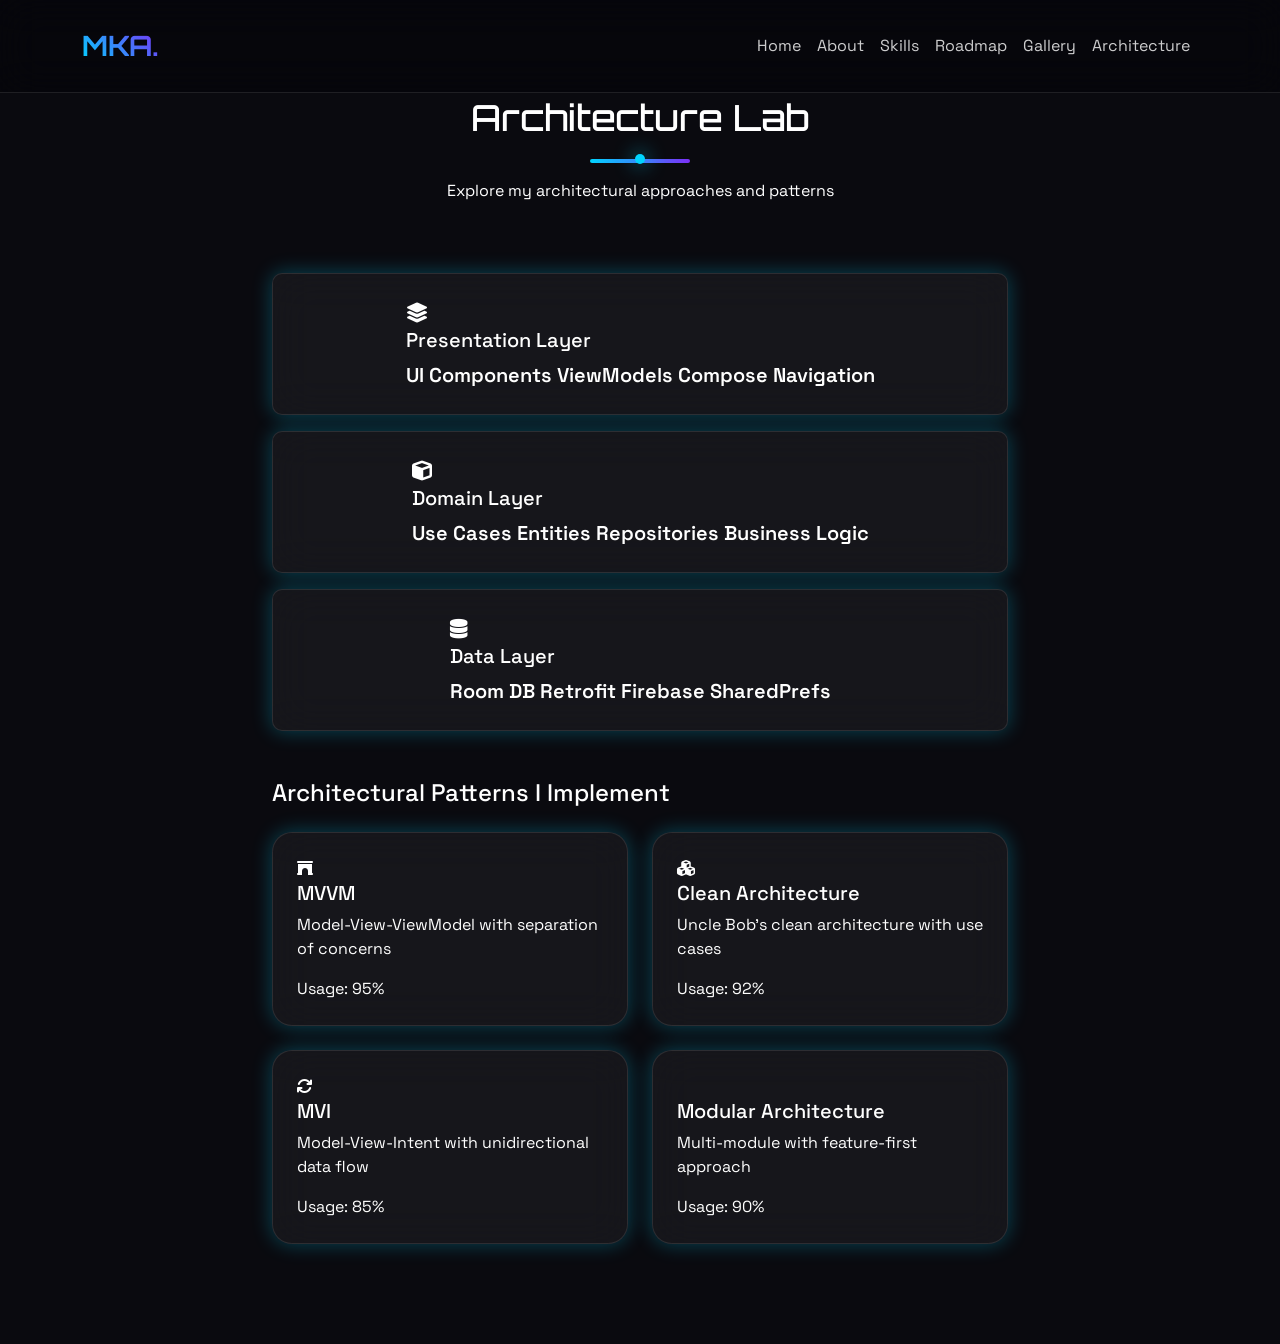
<file: pages/architecture.html>
<!DOCTYPE html>
<html lang="en" data-theme="dark">
<head>
    <meta charset="UTF-8">
    <meta name="viewport" content="width=device-width, initial-scale=1.0">
    <meta name="description" content="Architecture Lab - Moe Kyaw Aung Mobile Architect">
    <title>Architecture | MKA Architect</title>
    
    <link href="https://cdn.jsdelivr.net/npm/bootstrap@5.3.0/dist/css/bootstrap.min.css" rel="stylesheet">
    <link rel="stylesheet" href="https://cdnjs.cloudflare.com/ajax/libs/font-awesome/6.4.0/css/all.min.css">
    <link href="https://fonts.googleapis.com/css2?family=Orbitron:wght@400;700;900&family=Space+Grotesk:wght@300;400;600;700&display=swap" rel="stylesheet">
    <link rel="stylesheet" href="../css/main.css">
    <link rel="stylesheet" href="../css/animations.css">
</head>
<body>
    <!-- Navigation -->
    <nav class="navbar navbar-expand-lg fixed-top navbar-glass">
        <div class="container">
            <a class="navbar-brand" href="../index.html">
                <span class="logo-text">MKA<span class="text-accent">.</span></span>
            </a>
            <button class="navbar-toggler" type="button" data-bs-toggle="collapse" data-bs-target="#navbarContent">
                <span class="navbar-toggler-icon"></span>
            </button>
            <div class="collapse navbar-collapse" id="navbarContent">
                <ul class="navbar-nav ms-auto">
                    <li class="nav-item"><a class="nav-link" href="../index.html">Home</a></li>
                    <li class="nav-item"><a class="nav-link" href="about.html">About</a></li>
                    <li class="nav-item"><a class="nav-link" href="skills.html">Skills</a></li>
                    <li class="nav-item"><a class="nav-link" href="roadmap.html">Roadmap</a></li>
                    <li class="nav-item"><a class="nav-link" href="gallery.html">Gallery</a></li>
                    <li class="nav-item"><a class="nav-link active" href="architecture.html">Architecture</a></li>
                </ul>
            </div>
        </div>
    </nav>

    <!-- Architecture Lab Content -->
    <div data-page-content="architecture">
        <section class="section architecture-page mt-5 pt-5">
            <div class="container">
                <div class="section-header">
                    <h2>Architecture Lab</h2>
                    <div class="section-line"></div>
                    <p class="mt-3">Explore my architectural approaches and patterns</p>
                </div>

                <!-- Architecture Layers -->
                <div class="row justify-content-center">
                    <div class="col-lg-8">
                        <div class="architecture-layers">
                            <!-- Presentation Layer -->
                            <div class="arch-layer glass-card p-4 mb-3" data-parallax="0.1">
                                <div class="layer-content">
                                    <div class="layer-icon"><i class="fas fa-layer-group"></i></div>
                                    <h5>Presentation Layer</h5>
                                    <div class="layer-components">
                                        <span class="tag">UI Components</span>
                                        <span class="tag">ViewModels</span>
                                        <span class="tag">Compose</span>
                                        <span class="tag">Navigation</span>
                                    </div>
                                </div>
                            </div>
                            
                            <!-- Domain Layer -->
                            <div class="arch-layer glass-card p-4 mb-3" data-parallax="0.2">
                                <div class="layer-content">
                                    <div class="layer-icon"><i class="fas fa-cube"></i></div>
                                    <h5>Domain Layer</h5>
                                    <div class="layer-components">
                                        <span class="tag">Use Cases</span>
                                        <span class="tag">Entities</span>
                                        <span class="tag">Repositories</span>
                                        <span class="tag">Business Logic</span>
                                    </div>
                                </div>
                            </div>
                            
                            <!-- Data Layer -->
                            <div class="arch-layer glass-card p-4 mb-3" data-parallax="0.3">
                                <div class="layer-content">
                                    <div class="layer-icon"><i class="fas fa-database"></i></div>
                                    <h5>Data Layer</h5>
                                    <div class="layer-components">
                                        <span class="tag">Room DB</span>
                                        <span class="tag">Retrofit</span>
                                        <span class="tag">Firebase</span>
                                        <span class="tag">SharedPrefs</span>
                                    </div>
                                </div>
                            </div>
                        </div>

                        <!-- Architecture Patterns -->
                        <div class="architecture-patterns mt-5">
                            <h4 class="mb-4">Architectural Patterns I Implement</h4>
                            <div class="row g-4">
                                <div class="col-md-6">
                                    <div class="pattern-card glass-card p-4 hover-grow">
                                        <i class="fas fa-archway text-accent"></i>
                                        <h5>MVVM</h5>
                                        <p>Model-View-ViewModel with separation of concerns</p>
                                        <div class="pattern-progress">
                                            <span>Usage: 95%</span>
                                            <div class="progress-bar" style="width: 95%"></div>
                                        </div>
                                    </div>
                                </div>
                                <div class="col-md-6">
                                    <div class="pattern-card glass-card p-4 hover-grow">
                                        <i class="fas fa-cubes text-accent"></i>
                                        <h5>Clean Architecture</h5>
                                        <p>Uncle Bob's clean architecture with use cases</p>
                                        <div class="pattern-progress">
                                            <span>Usage: 92%</span>
                                            <div class="progress-bar" style="width: 92%"></div>
                                        </div>
                                    </div>
                                </div>
                                <div class="col-md-6">
                                    <div class="pattern-card glass-card p-4 hover-grow">
                                        <i class="fas fa-sync text-accent"></i>
                                        <h5>MVI</h5>
                                        <p>Model-View-Intent with unidirectional data flow</p>
                                        <div class="pattern-progress">
                                            <span>Usage: 85%</span>
                                            <div class="progress-bar" style="width: 85%"></div>
                                        </div>
                                    </div>
                                </div>
                                <div class="col-md-6">
                                    <div class="pattern-card glass-card p-4 hover-grow">
                                        <i class="fas fa-module text-accent"></i>
                                        <h5>Modular Architecture</h5>
                                        <p>Multi-module with feature-first approach</p>
                                        <div class="pattern-progress">
                                            <span>Usage: 90%</span>
                                            <div class="progress-bar" style="width: 90%"></div>
                                        </div>
                                    </div>
                                </div>
                            </div>
                        </div>
                    </div>
                </div>
            </div>
        </section>
    </div>

    <script src="../js/main.js"></script>
    <script src="../js/animations.js"></script>
    <script src="../js/router.js"></script>
</body>
</html>
</file>
<file: css/main.css>
/* ============ ROOT VARIABLES ============ */
:root {
    --primary-color: #00d4ff;
    --secondary-color: #7b2ff7;
    --accent-color: #ff6b6b;
    --bg-dark: #0a0a0f;
    --bg-darker: #05050a;
    --bg-card: rgba(255, 255, 255, 0.05);
    --text-primary: #ffffff;
    --text-secondary: #a0a0a0;
    --glass-blur: 20px;
    --glass-border: rgba(255, 255, 255, 0.1);
    --neon-glow: 0 0 20px rgba(0, 212, 255, 0.3);
    --transition: all 0.3s cubic-bezier(0.4, 0, 0.2, 1);
}

/* ============ BASE STYLES ============ */
* {
    margin: 0;
    padding: 0;
    box-sizing: border-box;
    cursor: none;
}

html {
    scroll-behavior: smooth;
}

body {
    font-family: 'Space Grotesk', sans-serif;
    background: var(--bg-dark);
    color: var(--text-primary);
    overflow-x: hidden;
}

/* Custom Cursor */
.custom-cursor {
    width: 20px;
    height: 20px;
    border: 2px solid var(--primary-color);
    border-radius: 50%;
    position: fixed;
    pointer-events: none;
    z-index: 9999;
    transition: all 0.15s ease;
}

.custom-cursor::before {
    content: '';
    position: absolute;
    top: 50%;
    left: 50%;
    transform: translate(-50%, -50%);
    width: 5px;
    height: 5px;
    background: var(--primary-color);
    border-radius: 50%;
}

/* Preloader */
.preloader {
    position: fixed;
    top: 0;
    left: 0;
    width: 100%;
    height: 100%;
    background: var(--bg-darker);
    display: flex;
    justify-content: center;
    align-items: center;
    z-index: 10000;
    transition: all 0.5s ease;
}

.loader-container {
    text-align: center;
}

.loader-ring {
    width: 60px;
    height: 60px;
    border: 3px solid transparent;
    border-top-color: var(--primary-color);
    border-radius: 50%;
    animation: spin 1s linear infinite;
    margin: 0 auto 20px;
}

.loader-ring-inner {
    width: 40px;
    height: 40px;
    border: 3px solid transparent;
    border-top-color: var(--secondary-color);
    border-radius: 50%;
    position: absolute;
    top: 10px;
    left: 10px;
    animation: spin 0.8s linear infinite reverse;
}

.loader-text {
    color: var(--text-secondary);
    letter-spacing: 5px;
    font-size: 14px;
}

/* ============ GLASS CARDS ============ */
.glass-card {
    background: var(--bg-card);
    backdrop-filter: blur(var(--glass-blur));
    -webkit-backdrop-filter: blur(var(--glass-blur));
    border: 1px solid var(--glass-border);
    border-radius: 20px;
    box-shadow: var(--neon-glow);
    transition: var(--transition);
}

.glass-card:hover {
    transform: translateY(-5px);
    box-shadow: 0 20px 40px rgba(0, 212, 255, 0.2);
}

/* ============ NAVIGATION ============ */
.navbar-glass {
    background: rgba(5, 5, 10, 0.8) !important;
    backdrop-filter: blur(var(--glass-blur));
    border-bottom: 1px solid var(--glass-border);
    padding: 20px 0;
    transition: all 0.5s ease;
}

.navbar-glass.scrolled {
    padding: 10px 0;
    background: rgba(5, 5, 10, 0.95) !important;
}

.logo-text {
    font-family: 'Orbitron', sans-serif;
    font-size: 28px;
    font-weight: 700;
    background: linear-gradient(45deg, var(--primary-color), var(--secondary-color));
    -webkit-background-clip: text;
    -webkit-text-fill-color: transparent;
}

.logo-sub {
    display: block;
    font-size: 10px;
    opacity: 0.7;
    letter-spacing: 3px;
}

.nav-link {
    color: var(--text-primary) !important;
    opacity: 0.8;
    transition: all 0.3s ease;
    position: relative;
}

.nav-link:hover {
    opacity: 1;
    color: var(--primary-color) !important;
}

.nav-link::after {
    content: '';
    position: absolute;
    bottom: 0;
    left: 0;
    width: 0;
    height: 2px;
    background: var(--primary-color);
    transition: width 0.3s ease;
}

.nav-link:hover::after {
    width: 100%;
}

/* ============ BUTTONS ============ */
.btn {
    padding: 12px 30px;
    border-radius: 50px;
    font-weight: 600;
    letter-spacing: 0.5px;
    transition: var(--transition);
    border: none;
    cursor: pointer;
}

.btn-primary {
    background: linear-gradient(45deg, var(--primary-color), var(--secondary-color));
    color: white;
}

.btn-primary:hover {
    transform: translateY(-2px);
    box-shadow: 0 10px 30px rgba(0, 212, 255, 0.4);
}

.btn-outline {
    border: 2px solid var(--primary-color);
    color: var(--primary-color);
    background: transparent;
}

.btn-outline:hover {
    background: var(--primary-color);
    color: white;
    transform: translateY(-2px);
}

/* ============ HERO SECTION ============ */
.hero-section {
    min-height: 100vh;
    display: flex;
    align-items: center;
    position: relative;
    overflow: hidden;
    padding: 100px 0;
}

.hero-content {
    display: flex;
    align-items: center;
    justify-content: space-between;
    gap: 50px;
}

.hero-text {
    flex: 1;
    z-index: 10;
}

.hero-tag {
    display: inline-block;
    padding: 8px 20px;
    background: linear-gradient(45deg, var(--primary-color), var(--secondary-color));
    border-radius: 50px;
    font-size: 14px;
    margin-bottom: 20px;
    font-weight: 600;
}

.hero-text h1 {
    font-family: 'Orbitron', sans-serif;
    font-size: 56px;
    margin-bottom: 10px;
    animation: slideInLeft 1s ease;
}

.typewriter {
    font-size: 32px;
    color: var(--primary-color);
    margin-bottom: 20px;
    min-height: 40px;
    animation: slideInLeft 1s ease 0.2s both;
}

.hero-description {
    font-size: 18px;
    line-height: 1.8;
    opacity: 0.8;
    max-width: 500px;
    animation: slideInLeft 1s ease 0.4s both;
}

/* ============ STATISTICS ============ */
.hero-stats {
    display: flex;
    gap: 40px;
    margin: 40px 0;
}

.stat-item {
    text-align: center;
    animation: slideInUp 1s ease 0.6s both;
}

.stat-number {
    font-family: 'Orbitron', sans-serif;
    font-size: 48px;
    background: linear-gradient(45deg, var(--primary-color), var(--secondary-color));
    -webkit-background-clip: text;
    -webkit-text-fill-color: transparent;
    display: block;
}

.stat-label {
    font-size: 14px;
    opacity: 0.7;
}

/* ============ 3D PHONE ============ */
.hero-3d-container {
    flex: 1;
    perspective: 1000px;
}

.hero-3d-phone {
    width: 280px;
    height: 400px;
    margin: 0 auto;
    transform-style: preserve-3d;
    animation: floatPhone 6s ease-in-out infinite;
    position: relative;
}

.phone-screen {
    width: 100%;
    height: 100%;
    border-radius: 30px;
    background: linear-gradient(135deg, rgba(255,255,255,0.1), rgba(255,255,255,0.05));
    border: 1px solid var(--glass-border);
    backdrop-filter: blur(20px);
    display: flex;
    justify-content: center;
    align-items: center;
    transform: rotateY(-5deg);
}

.phone-content {
    text-align: center;
}

.phone-content i {
    font-size: 60px;
    color: var(--primary-color);
    margin-bottom: 15px;
}

@keyframes floatPhone {
    0%, 100% { transform: translateY(0) rotateY(-5deg) rotateX(0); }
    50% { transform: translateY(-20px) rotateY(-5deg) rotateX(5deg); }
}

/* ============ SECTIONS ============ */
.section {
    padding: 100px 0;
    opacity: 0;
    transform: translateY(50px);
    transition: all 1s ease;
}

.section.visible {
    opacity: 1;
    transform: translateY(0);
}

.section-header {
    text-align: center;
    margin-bottom: 60px;
}

.section-header h2 {
    font-family: 'Orbitron', sans-serif;
    font-size: 36px;
    margin-bottom: 20px;
    position: relative;
    display: inline-block;
}

.section-line {
    width: 100px;
    height: 4px;
    background: linear-gradient(90deg, var(--primary-color), var(--secondary-color));
    margin: 0 auto;
    border-radius: 2px;
    position: relative;
}

.section-line::before {
    content: '';
    position: absolute;
    top: -5px;
    left: 50%;
    transform: translateX(-50%);
    width: 10px;
    height: 10px;
    background: var(--primary-color);
    border-radius: 50%;
    box-shadow: 0 0 20px var(--primary-color);
}

/* ============ SKILLS SECTION ============ */
.skills-container {
    display: grid;
    grid-template-columns: 1fr 1fr;
    gap: 40px;
}

.skill-graph {
    padding: 40px;
}

.skill-graph h3 {
    margin-bottom: 30px;
    font-family: 'Orbitron', sans-serif;
}

.skill-item {
    margin-bottom: 25px;
}

.skill-info {
    display: flex;
    justify-content: space-between;
    margin-bottom: 10px;
}

.skill-name {
    font-weight: 600;
}

.skill-percent {
    color: var(--primary-color);
}

.skill-bar {
    height: 8px;
    background: rgba(255, 255, 255, 0.1);
    border-radius: 4px;
    overflow: hidden;
    position: relative;
}

.skill-progress {
    height: 100%;
    background: linear-gradient(90deg, var(--primary-color), var(--secondary-color));
    border-radius: 4px;
    width: 0;
    transition: width 1.5s ease;
    box-shadow: 0 0 10px rgba(0, 212, 255, 0.5);
}

.skill-progress::after {
    content: '';
    position: absolute;
    top: 0;
    right: 0;
    width: 5px;
    height: 100%;
    background: rgba(255, 255, 255, 0.5);
    border-radius: 4px;
}

/* ============ ROADMAP ============ */
.roadmap-timeline {
    position: relative;
    padding: 40px 0;
}

.roadmap-timeline::before {
    content: '';
    position: absolute;
    left: 50%;
    transform: translateX(-50%);
    width: 2px;
    height: 100%;
    background: linear-gradient(to bottom, var(--primary-color), var(--secondary-color));
}

.timeline-item {
    position: relative;
    width: 50%;
    padding: 20px 40px;
    margin-bottom: 40px;
}

.timeline-item:nth-child(odd) {
    left: 0;
}

.timeline-item:nth-child(even) {
    left: 50%;
}

.timeline-dot {
    position: absolute;
    width: 16px;
    height: 16px;
    background: var(--primary-color);
    border-radius: 50%;
    top: 30px;
    box-shadow: 0 0 20px var(--primary-color);
}

.timeline-item:nth-child(odd) .timeline-dot {
    right: -8px;
}

.timeline-item:nth-child(even) .timeline-dot {
    left: -8px;
}

.timeline-content {
    background: var(--bg-card);
    backdrop-filter: blur(10px);
    border: 1px solid var(--glass-border);
    border-radius: 15px;
    padding: 30px;
    transition: var(--transition);
}

.timeline-content:hover {
    transform: scale(1.02);
    box-shadow: var(--neon-glow);
}

/* ============ GALLERY ============ */
.gallery-grid {
    display: grid;
    grid-template-columns: repeat(auto-fit, minmax(300px, 1fr));
    gap: 30px;
}

.gallery-item {
    position: relative;
    overflow: hidden;
    border-radius: 15px;
    height: 250px;
}

.gallery-item img {
    width: 100%;
    height: 100%;
    object-fit: cover;
    transition: transform 0.5s ease;
}

.gallery-overlay {
    position: absolute;
    bottom: -100%;
    left: 0;
    width: 100%;
    padding: 20px;
    background: linear-gradient(to top, rgba(5, 5, 10, 0.9), transparent);
    transition: bottom 0.5s ease;
}

.gallery-item:hover img {
    transform: scale(1.1);
}

.gallery-item:hover .gallery-overlay {
    bottom: 0;
}

/* ============ ARCHITECTURE ============ */
.architecture-diagram {
    max-width: 400px;
    margin: 0 auto;
    text-align: center;
}

.arch-layer {
    padding: 30px;
    margin: 10px 0;
    border-radius: 10px;
    background: var(--bg-card);
    border: 1px solid var(--glass-border);
    display: flex;
    align-items: center;
    justify-content: center;
    gap: 15px;
    font-size: 20px;
    font-weight: 600;
    transition: var(--transition);
}

.arch-layer:hover {
    background: var(--primary-color);
    color: white;
}

.arch-arrow {
    font-size: 24px;
    color: var(--primary-color);
    margin: 5px 0;
}

/* ============ BENCHMARKS ============ */
.benchmark-cards {
    display: grid;
    grid-template-columns: repeat(3, 1fr);
    gap: 30px;
}

.benchmark-card {
    padding: 30px;
    text-align: center;
    position: relative;
    overflow: hidden;
}

.benchmark-card i {
    font-size: 40px;
    color: var(--primary-color);
    margin-bottom: 15px;
}

.benchmark-value {
    font-family: 'Orbitron', sans-serif;
    font-size: 48px;
    font-weight: 700;
}

.benchmark-label {
    font-size: 16px;
    opacity: 0.8;
    margin-top: 5px;
}

.benchmark-chart {
    margin-top: 20px;
    height: 100px;
}

/* ============ CI/CD ============ */
.pipeline-visual {
    display: flex;
    align-items: center;
    justify-content: center;
    gap: 20px;
    flex-wrap: wrap;
}

.pipeline-stage {
    padding: 30px 20px;
    background: var(--bg-card);
    border: 1px solid var(--glass-border);
    border-radius: 10px;
    text-align: center;
    min-width: 120px;
    transition: var(--transition);
}

.pipeline-stage:hover {
    border-color: var(--primary-color);
    transform: translateY(-5px);
}

.pipeline-stage i {
    font-size: 30px;
    display: block;
    margin-bottom: 10px;
    color: var(--primary-color);
}

.pipeline-arrow {
    color: var(--secondary-color);
    font-size: 20px;
}

/* ============ CONTACT ============ */
.contact-container {
    display: grid;
    grid-template-columns: 1fr 1fr;
    gap: 40px;
}

.contact-info {
    padding: 40px;
}

.contact-info h3 {
    margin-bottom: 30px;
    font-family: 'Orbitron', sans-serif;
}

.contact-item {
    display: flex;
    align-items: center;
    gap: 15px;
    margin-bottom: 20px;
}

.contact-item i {
    width: 50px;
    height: 50px;
    background: linear-gradient(45deg, var(--primary-color), var(--secondary-color));
    border-radius: 50%;
    display: flex;
    align-items: center;
    justify-content: center;
    font-size: 20px;
}

.contact-form {
    padding: 40px;
}

.form-group {
    position: relative;
    margin-bottom: 25px;
}

.form-group input,
.form-group textarea {
    width: 100%;
    padding: 15px 50px 15px 20px;
    background: transparent;
    border: 1px solid var(--glass-border);
    border-radius: 10px;
    color: var(--text-primary);
    transition: var(--transition);
}

.form-group input:focus,
.form-group textarea:focus {
    border-color: var(--primary-color);
    outline: none;
    box-shadow: 0 0 20px rgba(0, 212, 255, 0.1);
}

.form-group i {
    position: absolute;
    right: 20px;
    top: 50%;
    transform: translateY(-50%);
    color: var(--secondary-color);
}

/* ============ FOOTER ============ */
.footer {
    padding: 40px 0;
    background: var(--bg-darker);
    border-top: 1px solid var(--glass-border);
}

.footer-content {
    display: flex;
    justify-content: space-between;
    align-items: center;
}

.footer-links {
    display: flex;
    gap: 20px;
}

.footer-links a {
    color: var(--text-primary);
    opacity: 0.6;
    transition: var(--transition);
}

.footer-links a:hover {
    opacity: 1;
    color: var(--primary-color);
}

/* ============ BACK TO TOP ============ */
.back-to-top {
    position: fixed;
    bottom: 30px;
    right: 30px;
    width: 50px;
    height: 50px;
    border-radius: 50%;
    background: linear-gradient(45deg, var(--primary-color), var(--secondary-color));
    border: none;
    display: none;
    justify-content: center;
    align-items: center;
    font-size: 20px;
    z-index: 1000;
    cursor: pointer;
    transition: var(--transition);
}

.back-to-top.visible {
    display: flex;
}

.back-to-top:hover {
    transform: translateY(-5px);
    box-shadow: 0 10px 30px rgba(0, 212, 255, 0.4);
}

/* ============ ANIMATIONS ============ */
@keyframes spin {
    from { transform: rotate(0deg); }
    to { transform: rotate(360deg); }
}

@keyframes slideInLeft {
    from {
        opacity: 0;
        transform: translateX(-50px);
    }
    to {
        opacity: 1;
        transform: translateX(0);
    }
}

@keyframes slideInUp {
    from {
        opacity: 0;
        transform: translateY(50px);
    }
    to {
        opacity: 1;
        transform: translateY(0);
    }
}

/* ============ RESPONSIVE ============ */
@media (max-width: 768px) {
    .hero-content {
        flex-direction: column-reverse;
        text-align: center;
    }
    
    .hero-3d-phone {
        width: 200px;
        height: 300px;
    }
    
    .skills-container,
    .contact-container {
        grid-template-columns: 1fr;
    }
    
    .benchmark-cards {
        grid-template-columns: 1fr;
    }
    
    .timeline-item {
        width: 100%;
    }
    
    .timeline-item:nth-child(even) {
        left: 0;
    }
    
    .timeline-dot {
        left: -8px !important;
        right: auto !important;
    }
}
</file>
<file: css/animations.css>
/* ============ CINEMATIC TRANSITIONS ============ */
@keyframes fadeIn {
    from { opacity: 0; }
    to { opacity: 1; }
}

@keyframes scaleIn {
    from { transform: scale(0); }
    to { transform: scale(1); }
}

@keyframes rotateIn {
    from { transform: rotate(-180deg); opacity: 0; }
    to { transform: rotate(0deg); opacity: 1; }
}

@keyframes flipIn {
    from { transform: perspective(400px) rotateY(90deg); opacity: 0; }
    to { transform: perspective(400px) rotateY(0deg); opacity: 1; }
}

@keyframes slideFromBottom {
    from { transform: translateY(100%); opacity: 0; }
    to { transform: translateY(0); opacity: 1; }
}

@keyframes glowPulse {
    0%, 100% { box-shadow: 0 0 20px rgba(0, 212, 255, 0.3); }
    50% { box-shadow: 0 0 40px rgba(0, 212, 255, 0.6); }
}

/* Scene transition */
.scene-transition {
    position: fixed;
    top: 0;
    left: 0;
    width: 100%;
    height: 100%;
    background: linear-gradient(135deg, var(--primary-color), var(--secondary-color));
    transform: scale(0);
    border-radius: 50%;
    z-index: 1000;
    pointer-events: none;
    transition: transform 0.8s cubic-bezier(0.4, 0, 0.2, 1);
}

.scene-transition.active {
    transform: scale(2);
}

/* Floating elements animation */
.floating-cube {
    position: fixed;
    animation: floatAround 4s ease-in-out infinite;
}

.floating-circle {
    position: fixed;
    border-radius: 50%;
    animation: floatAround 5s ease-in-out infinite;
    transition: all 0.3s ease;
}

.floating-diamond {
    position: fixed;
    transform: rotate(45deg);
    animation: floatAround 6s ease-in-out infinite;
}

@keyframes floatAround {
    0%, 100% { transform: translate(0, 0) rotate(); }
    25% { transform: translate(20px, -20px); }
    50% { transform: translate(-10px, 15px); }
    75% { transform: translate(15px, 10px); }
}

/* Page load animation */
.page-enter {
    animation: fadeIn 0.5s ease;
}

.page-enter-active {
    animation: slideFromBottom 0.5s ease;
}

/* Hover animations */
.hover-grow:hover {
    transform: scale(1.05);
    transition: transform 0.3s ease;
}

.hover-glow:hover {
    animation: glowPulse 1.5s ease infinite;
}

/* Scroll indicator */
.scroll-indicator {
    position: absolute;
    bottom: 30px;
    left: 50%;
    transform: translateX(-50%);
    text-align: center;
    opacity: 0.6;
}

.mouse {
    width: 25px;
    height: 50px;
    border: 2px solid var(--text-primary);
    border-radius: 20px;
    position: relative;
    margin: 0 auto 10px;
}

.wheel {
    width: 5px;
    height: 10px;
    background: var(--primary-color);
    border-radius: 5px;
    margin: 5px auto;
    animation: wheelMove 1.5s ease infinite;
}

@keyframes wheelMove {
    0% { transform: translateY(0); opacity: 1; }
    100% { transform: translateY(20px); opacity: 0; }
}
</file>
